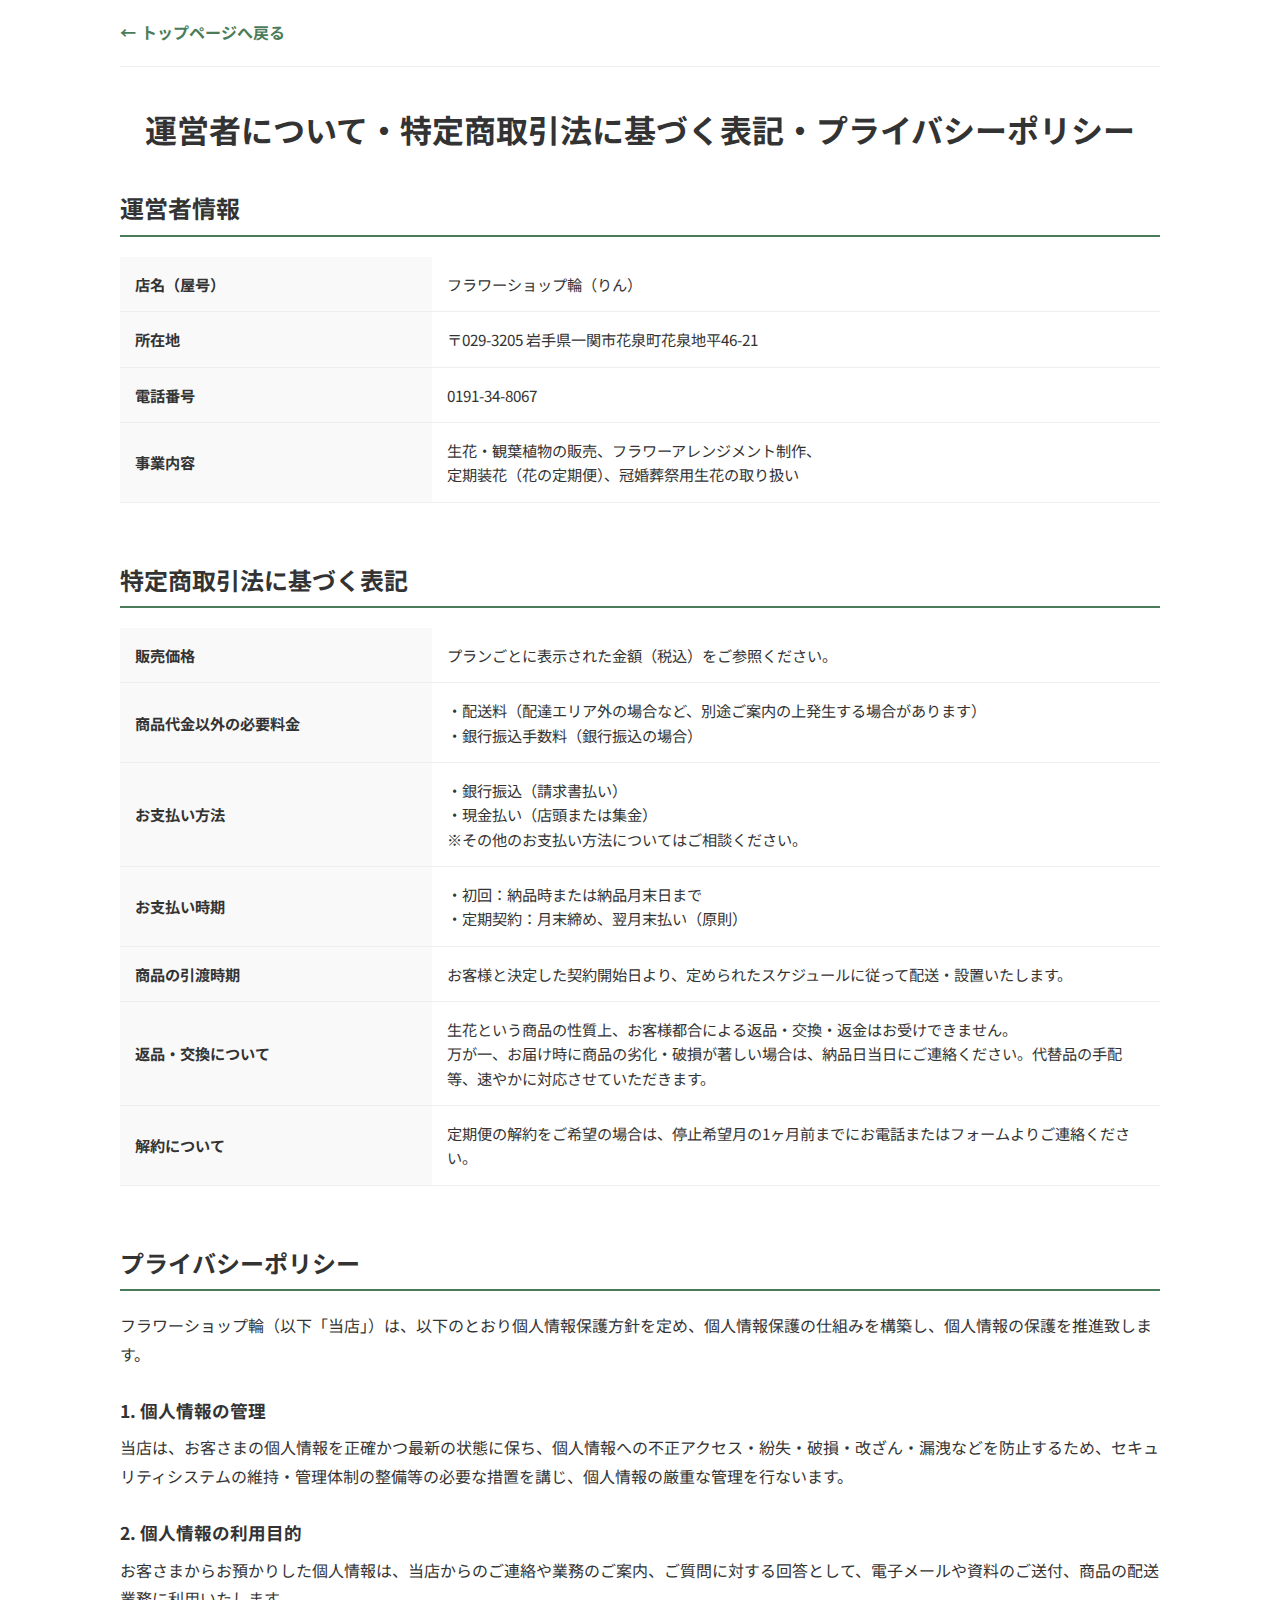
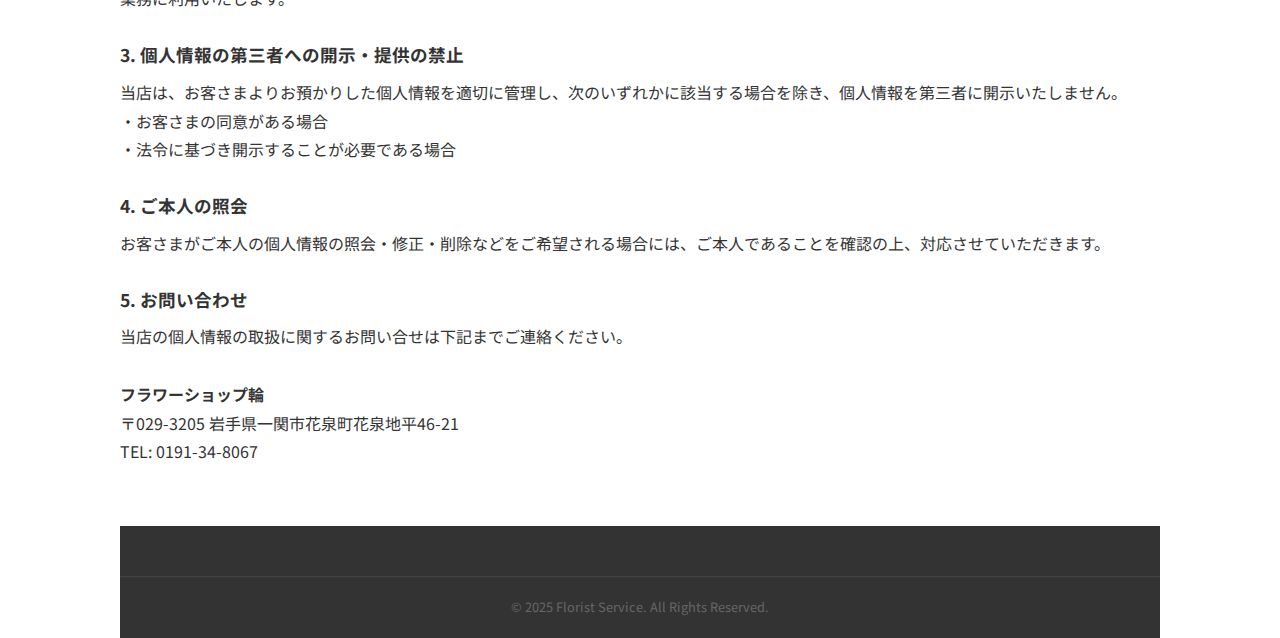
<file: legal.html>
<!DOCTYPE html>
<html lang="ja">

<head>
    <meta charset="UTF-8">
    <meta name="viewport" content="width=device-width, initial-scale=1.0">
    <title>運営者について・特定商取引法に基づく表記・プライバシーポリシー｜お花の定期便（フラワーショップ輪）</title>
    <!-- Fonts -->
    <link rel="preconnect" href="https://fonts.googleapis.com">
    <link rel="preconnect" href="https://fonts.gstatic.com" crossorigin>
    <link
        href="https://fonts.googleapis.com/css2?family=Noto+Sans+JP:wght@400;500;700&family=Shippori+Mincho:wght@500;700&display=swap"
        rel="stylesheet">
    <!-- CSS -->
    <link rel="stylesheet" href="style.css">
    <style>
        /* Legal Page Specific Styles */
        .legal-header {
            padding: 20px 0;
            border-bottom: 1px solid #eee;
            margin-bottom: 40px;
        }

        .legal-header a {
            font-weight: bold;
            color: var(--color-primary);
            display: inline-flex;
            align-items: center;
        }

        .legal-header a::before {
            content: "←";
            margin-right: 5px;
        }

        .legal-section {
            margin-bottom: 60px;
        }

        .legal-section h2 {
            font-size: 1.5rem;
            border-bottom: 2px solid var(--color-primary);
            padding-bottom: 10px;
            margin-bottom: 20px;
        }

        .legal-table {
            width: 100%;
            border-collapse: collapse;
            font-size: 0.95rem;
        }

        .legal-table th,
        .legal-table td {
            padding: 15px;
            border-bottom: 1px solid #eee;
            text-align: left;
        }

        .legal-table th {
            width: 30%;
            background: #f9f9f9;
            font-weight: bold;
            color: var(--color-text);
        }

        @media (max-width: 600px) {

            .legal-table th,
            .legal-table td {
                display: block;
                width: 100%;
            }

            .legal-table th {
                background: none;
                padding-bottom: 5px;
                color: var(--color-primary);
            }

            .legal-table td {
                padding-top: 0;
                padding-bottom: 20px;
            }
        }

        .policy-text p {
            margin-bottom: 1.5em;
            line-height: 1.8;
        }

        .policy-text h3 {
            font-size: 1.1rem;
            margin-bottom: 10px;
            margin-top: 30px;
        }
    </style>
</head>

<body>

    <div class="container">
        <header class="legal-header">
            <a href="index.html">トップページへ戻る</a>
        </header>

        <main>
            <h1 style="margin-bottom: 40px; text-align: center;">運営者について・特定商取引法に基づく表記・プライバシーポリシー</h1>

            <!-- 1. 運営者情報 -->
            <section id="operator" class="legal-section">
                <h2>運営者情報</h2>
                <table class="legal-table">
                    <tr>
                        <th>店名（屋号）</th>
                        <td>フラワーショップ輪（りん）</td>
                    </tr>
                    <tr>
                        <th>所在地</th>
                        <td>〒029-3205 岩手県一関市花泉町花泉地平46-21</td>
                    </tr>
                    <tr>
                        <th>電話番号</th>
                        <td>0191-34-8067</td>
                    </tr>
                    <tr>
                        <th>事業内容</th>
                        <td>
                            生花・観葉植物の販売、フラワーアレンジメント制作、<br>
                            定期装花（花の定期便）、冠婚葬祭用生花の取り扱い
                        </td>
                    </tr>
                </table>
            </section>

            <!-- 2. 特定商取引法に基づく表記 -->
            <section id="law" class="legal-section">
                <h2>特定商取引法に基づく表記</h2>
                <table class="legal-table">
                    <tr>
                        <th>販売価格</th>
                        <td>プランごとに表示された金額（税込）をご参照ください。</td>
                    </tr>
                    <tr>
                        <th>商品代金以外の必要料金</th>
                        <td>
                            ・配送料（配達エリア外の場合など、別途ご案内の上発生する場合があります）<br>
                            ・銀行振込手数料（銀行振込の場合）
                        </td>
                    </tr>
                    <tr>
                        <th>お支払い方法</th>
                        <td>
                            ・銀行振込（請求書払い）<br>
                            ・現金払い（店頭または集金）<br>
                            ※その他のお支払い方法についてはご相談ください。
                        </td>
                    </tr>
                    <tr>
                        <th>お支払い時期</th>
                        <td>
                            ・初回：納品時または納品月末日まで<br>
                            ・定期契約：月末締め、翌月末払い（原則）
                        </td>
                    </tr>
                    <tr>
                        <th>商品の引渡時期</th>
                        <td>
                            お客様と決定した契約開始日より、定められたスケジュールに従って配送・設置いたします。
                        </td>
                    </tr>
                    <tr>
                        <th>返品・交換について</th>
                        <td>
                            生花という商品の性質上、お客様都合による返品・交換・返金はお受けできません。<br>
                            万が一、お届け時に商品の劣化・破損が著しい場合は、納品日当日にご連絡ください。代替品の手配等、速やかに対応させていただきます。
                        </td>
                    </tr>
                    <tr>
                        <th>解約について</th>
                        <td>
                            定期便の解約をご希望の場合は、停止希望月の1ヶ月前までにお電話またはフォームよりご連絡ください。
                        </td>
                    </tr>
                </table>
            </section>

            <!-- 3. プライバシーポリシー -->
            <section id="privacy" class="legal-section">
                <h2>プライバシーポリシー</h2>
                <div class="policy-text">
                    <p>
                        フラワーショップ輪（以下「当店」）は、以下のとおり個人情報保護方針を定め、個人情報保護の仕組みを構築し、個人情報の保護を推進致します。
                    </p>

                    <h3>1. 個人情報の管理</h3>
                    <p>
                        当店は、お客さまの個人情報を正確かつ最新の状態に保ち、個人情報への不正アクセス・紛失・破損・改ざん・漏洩などを防止するため、セキュリティシステムの維持・管理体制の整備等の必要な措置を講じ、個人情報の厳重な管理を行ないます。
                    </p>

                    <h3>2. 個人情報の利用目的</h3>
                    <p>
                        お客さまからお預かりした個人情報は、当店からのご連絡や業務のご案内、ご質問に対する回答として、電子メールや資料のご送付、商品の配送業務に利用いたします。
                    </p>

                    <h3>3. 個人情報の第三者への開示・提供の禁止</h3>
                    <p>
                        当店は、お客さまよりお預かりした個人情報を適切に管理し、次のいずれかに該当する場合を除き、個人情報を第三者に開示いたしません。<br>
                        ・お客さまの同意がある場合<br>
                        ・法令に基づき開示することが必要である場合
                    </p>

                    <h3>4. ご本人の照会</h3>
                    <p>
                        お客さまがご本人の個人情報の照会・修正・削除などをご希望される場合には、ご本人であることを確認の上、対応させていただきます。
                    </p>

                    <h3>5. お問い合わせ</h3>
                    <p>
                        当店の個人情報の取扱に関するお問い合せは下記までご連絡ください。<br><br>
                        <strong>フラワーショップ輪</strong><br>
                        〒029-3205 岩手県一関市花泉町花泉地平46-21<br>
                        TEL: 0191-34-8067
                    </p>
                </div>
            </section>

        </main>

        <footer class="footer" style="margin-top: 50px;">
            <div class="inner text-center">
                <p class="footer__copy text-center" style="color: #666; font-size: 0.8rem;">
                    &copy; 2025 Florist Service. All Rights Reserved.
                </p>
            </div>
        </footer>
    </div>

</body>

</html>
</file>
<file: style.css>
@charset "UTF-8";

/* =========================================
   Variables
   ========================================= */
:root {
    --color-primary: #4A7C59;       /* 落ち着いた緑 */
    --color-primary-dark: #2E5C3B;
    --color-accent: #E07A5F;        /* アクセント・CTA（温かみのある赤〜オレンジ） */
    --color-accent-hover: #C55E42;
    --color-text: #333333;
    --color-text-light: #666666;
    --color-bg-body: #FFFFFF;
    --color-bg-gray: #F7F9F7;       /* 薄い緑がかったグレー */
    --color-bg-sage: #6D9775;       /* セクション背景用 */
    --color-white: #FFFFFF;
    
    --font-base: "Noto Sans JP", sans-serif;
    --font-heading: "Noto Sans JP", sans-serif; /* 必要に応じてShippori Minchoなど */
    
    --width-container: 1080px;
    --gutter: 20px;
    
    --header-height: 70px;
    --header-height-sp: 60px;
}

/* =========================================
   Reset & Base
   ========================================= */
*, *::before, *::after {
    box-sizing: border-box;
    margin: 0;
    padding: 0;
}

body {
    font-family: var(--font-base);
    color: var(--color-text);
    background-color: var(--color-bg-body);
    line-height: 1.6;
    font-size: 16px;
    -webkit-font-smoothing: antialiased;
}

a {
    text-decoration: none;
    color: inherit;
    transition: opacity 0.3s;
}

a:hover {
    opacity: 0.8;
}

ul, ol {
    list-style: none;
}

img {
    max-width: 100%;
    height: auto;
    vertical-align: bottom;
}

h1, h2, h3, h4 {
    font-family: var(--font-heading);
    line-height: 1.4;
    font-weight: 700;
}

/* Utilities */
.container {
    max-width: var(--width-container);
    margin: 0 auto;
    padding: 0 var(--gutter);
}

.section {
    padding: 80px 0;
}

.section--bg-gray {
    background-color: var(--color-bg-gray);
}

.section--bg-sage {
    background-color: var(--color-bg-sage);
}

.text-center { text-align: center; }
.text-white { color: var(--color-white); }
.text-accent { color: var(--color-accent); font-weight: bold; }

.u-sp-only { display: none; }

@media (max-width: 768px) {
    .section { padding: 60px 0; }
    .u-sp-only { display: inline; }
}

/* =========================================
   Components
   ========================================= */
/* Buttons */
.btn {
    display: inline-flex;
    justify-content: center;
    align-items: center;
    padding: 16px 32px;
    border-radius: 50px;
    font-weight: 700;
    text-align: center;
    cursor: pointer;
    transition: all 0.3s ease;
    box-shadow: 0 4px 10px rgba(0,0,0,0.1);
}

.btn--primary {
    background-color: var(--color-accent);
    color: var(--color-white);
    font-size: 1.125rem;
}

.btn--primary:hover {
    background-color: var(--color-accent-hover);
    transform: translateY(-2px);
    box-shadow: 0 6px 15px rgba(0,0,0,0.15);
}

.btn--block {
    width: 100%;
}

.btn--hero {
    flex-direction: column;
    padding: 20px 40px;
    line-height: 1.2;
}

.btn__sub {
    font-size: 0.8rem;
    font-weight: 400;
    margin-top: 4px;
    opacity: 0.9;
}

/* Badge */
.badge-req {
    background: #E53935;
    color: #fff;
    font-size: 0.75rem;
    padding: 2px 6px;
    border-radius: 4px;
    margin-left: 8px;
    vertical-align: middle;
}

.badge-any {
    background: #999;
    color: #fff;
    font-size: 0.75rem;
    padding: 2px 6px;
    border-radius: 4px;
    margin-left: 8px;
    vertical-align: middle;
}

/* Section Title */
.section__header {
    text-align: center;
    margin-bottom: 50px;
}

.section__title {
    font-size: 2rem;
    margin-bottom: 16px;
    position: relative;
    display: inline-block;
}

.section__lead {
    font-size: 1rem;
    color: var(--color-text-light);
}

@media (max-width: 768px) {
    .section__title { font-size: 1.5rem; }
}

/* =========================================
   Header
   ========================================= */
.header {
    position: fixed;
    top: 0;
    left: 0;
    width: 100%;
    height: var(--header-height);
    background-color: rgba(255, 255, 255, 0.95);
    box-shadow: 0 2px 10px rgba(0,0,0,0.05);
    z-index: 1000;
    transition: transform 0.3s;
}

.header__inner {
    max-width: 1200px;
    margin: 0 auto;
    height: 100%;
    display: flex;
    justify-content: space-between;
    align-items: center;
    padding: 0 20px;
}

.header__logo {
    display: flex;
    flex-direction: column;
    line-height: 1;
}

.header__logo-sub {
    font-size: 0.7rem;
    color: var(--color-primary);
    font-weight: 500;
    margin-bottom: 2px;
}

.header__logo-main {
    font-size: 1.25rem;
    color: var(--color-text);
    font-weight: bold;
}

.header__nav {
    display: flex;
    align-items: center;
}

.header__list {
    display: flex;
    gap: 30px;
    margin-right: 30px;
}

.header__item a {
    font-size: 0.95rem;
    font-weight: 500;
    color: var(--color-text);
}

.header__cta-group {
    display: flex;
    gap: 15px;
    align-items: center;
}

.header__cta--tel {
    font-weight: bold;
    font-size: 1.1rem;
    display: flex;
    align-items: center;
    gap: 5px;
}

.header__cta--mail {
    background-color: var(--color-primary);
    color: #fff;
    padding: 10px 20px;
    border-radius: 4px;
    font-size: 0.9rem;
    font-weight: bold;
}

.header__cta--mail:hover {
    background-color: var(--color-primary-dark);
    color: #fff;
    opacity: 1;
}

/* Hamburger */
.header__hamburger {
    display: none;
    background: none;
    border: none;
    cursor: pointer;
    width: 30px;
    height: 24px;
    position: relative;
    z-index: 1100;
}

.header__hamburger span {
    display: block;
    width: 100%;
    height: 2px;
    background-color: var(--color-text);
    position: absolute;
    transition: 0.3s;
}

.header__hamburger span:nth-child(1) { top: 0; }
.header__hamburger span:nth-child(2) { top: 50%; transform: translateY(-50%); }
.header__hamburger span:nth-child(3) { bottom: 0; }

.header__hamburger.active span:nth-child(1) { top: 50%; transform: rotate(45deg); }
.header__hamburger.active span:nth-child(2) { opacity: 0; }
.header__hamburger.active span:nth-child(3) { top: 50%; transform: rotate(-45deg); }

/* Mobile Menu */
.header__mobile-menu {
    position: fixed;
    top: 0;
    left: 0;
    width: 100%;
    height: 100vh;
    background: rgba(255,255,255,0.98);
    display: flex;
    justify-content: center;
    align-items: center;
    opacity: 0;
    pointer-events: none;
    transition: 0.3s;
    z-index: 1050;
}

.header__mobile-menu.active {
    opacity: 1;
    pointer-events: auto;
}

.header__mobile-list {
    text-align: center;
}

.header__mobile-item {
    margin: 20px 0;
}

.header__mobile-item a {
    font-size: 1.2rem;
    font-weight: bold;
}

.header__mobile-cta-btn {
    display: inline-block;
    background: var(--color-accent);
    color: #fff !important;
    padding: 12px 40px;
    border-radius: 30px;
    margin-top: 10px;
}

@media (max-width: 900px) {
    .header__nav { display: none; }
    .header__hamburger { display: block; }
    .header { height: var(--header-height-sp); }
}

/* =========================================
   Hero
   ========================================= */
.hero {
    position: relative;
    width: 100%;
    height: 80vh;
    min-height: 500px;
    max-height: 700px;
    display: flex;
    align-items: center;
    justify-content: center;
    margin-top: var(--header-height);
    overflow: hidden;
}

.hero__bg {
    position: absolute;
    top: 0;
    left: 0;
    width: 100%;
    height: 100%;
    z-index: -1;
}

.hero__bg::after {
    content: "";
    position: absolute;
    inset: 0;
    background: linear-gradient(rgba(255,255,255,0.7), rgba(255,255,255,0.4));
}

.hero__bg img {
    width: 100%;
    height: 100%;
    object-fit: cover;
}

.hero__content {
    text-align: center;
    padding: 20px;
    max-width: 800px;
    z-index: 1;
}

.hero__tag {
    display: inline-block;
    background: rgba(74, 124, 89, 0.1);
    color: var(--color-primary-dark);
    padding: 6px 16px;
    border-radius: 20px;
    font-weight: bold;
    font-size: 0.9rem;
    margin-bottom: 20px;
    border: 1px solid var(--color-primary);
}

.hero__title {
    font-size: 2.8rem;
    margin-bottom: 20px;
    line-height: 1.3;
    letter-spacing: 0.05em;
    color: var(--color-text);
}

.hero__desc {
    font-size: 1.2rem;
    margin-bottom: 30px;
    font-weight: 500;
}

@media (max-width: 768px) {
    .hero__title { font-size: 1.8rem; }
    .hero__desc { font-size: 1rem; }
    .hero { height: auto; padding: 60px 0; max-height: none; }
}

/* =========================================
   Concerns
   ========================================= */
.concern-list {
    display: grid;
    grid-template-columns: repeat(auto-fit, minmax(240px, 1fr));
    gap: 20px;
    margin-bottom: 40px;
}

.concern-item {
    background: #fff;
    padding: 25px;
    border-radius: 10px;
    box-shadow: 0 4px 12px rgba(0,0,0,0.05);
    text-align: center;
}

.concern-item__icon {
    font-size: 2rem;
    margin-bottom: 10px;
    color: var(--color-text-light);
}

.concern-item__text {
    font-size: 1rem;
    line-height: 1.5;
}

.concern-item__text strong {
    color: var(--color-accent);
    background: linear-gradient(transparent 60%, rgba(224, 122, 95, 0.2) 60%);
}

.concern-arrow {
    text-align: center;
    margin-top: 30px;
}

.concern-arrow p {
    display: inline-block;
    background: var(--color-primary);
    color: #fff;
    padding: 10px 30px;
    border-radius: 30px;
    font-weight: bold;
    position: relative;
}

.concern-arrow p::after {
    content: "▼";
    position: absolute;
    bottom: -15px;
    left: 50%;
    transform: translateX(-50%);
    color: var(--color-primary);
    font-size: 1.2rem;
}

/* =========================================
   Features
   ========================================= */
.features {
    display: grid;
    grid-template-columns: repeat(3, 1fr);
    gap: 30px;
}

.feature-card {
    background: #fff;
    border-radius: 8px;
    overflow: hidden;
    box-shadow: 0 4px 15px rgba(0,0,0,0.05);
    transition: transform 0.3s;
}

.feature-card:hover {
    transform: translateY(-5px);
}

.feature-card__img {
    height: 200px;
    overflow: hidden;
}

.feature-card__img img {
    width: 100%;
    height: 100%;
    object-fit: cover;
    transition: transform 0.5s;
}

.feature-card:hover .feature-card__img img {
    transform: scale(1.05);
}

.feature-card__body {
    padding: 24px;
}

.feature-card__title {
    font-size: 1.25rem;
    margin-bottom: 12px;
    color: var(--color-primary);
    border-bottom: 2px solid #eee;
    padding-bottom: 8px;
}

.feature-card__text {
    font-size: 0.95rem;
    color: var(--color-text-light);
}

@media (max-width: 900px) {
    .features { grid-template-columns: repeat(auto-fit, minmax(280px, 1fr)); }
}

/* =========================================
   Use Cases
   ========================================= */
.usecase-grid {
    display: grid;
    grid-template-columns: repeat(3, 1fr);
    gap: 30px;
}

.usecase-card {
    background: rgba(255, 255, 255, 0.95);
    padding: 30px;
    border-radius: 8px;
}

.usecase-card__title {
    font-size: 1.3rem;
    margin-bottom: 20px;
    color: var(--color-primary-dark);
    text-align: center;
}

.usecase-card__list li {
    position: relative;
    padding-left: 1.5em;
    margin-bottom: 10px;
    font-size: 0.95rem;
}

.usecase-card__list li::before {
    content: "✔️";
    position: absolute;
    left: 0;
    color: var(--color-primary);
}

@media (max-width: 900px) {
    .usecase-grid { grid-template-columns: 1fr; }
}

/* =========================================
   Plans
   ========================================= */
.plans {
    display: flex;
    justify-content: center;
    gap: 20px;
    flex-wrap: wrap;
    align-items: flex-end; /* 下揃え */
    margin-bottom: 50px;
}

.plan-card {
    flex: 1;
    min-width: 280px;
    max-width: 350px;
    background: #fff;
    border: 1px solid #ddd;
    border-radius: 10px;
    padding: 30px 20px;
    text-align: center;
    position: relative;
    transition: 0.3s;
}

.plan-card--featured {
    border: 2px solid var(--color-primary);
    transform: scale(1.05);
    box-shadow: 0 10px 30px rgba(74, 124, 89, 0.15);
    z-index: 10;
    padding: 40px 20px; /* 少し縦長に */
}

@media (max-width: 900px) {
    .plan-card--featured { transform: none; box-shadow: 0 4px 10px rgba(0,0,0,0.1); padding: 30px 20px; }
    .plans { flex-direction: column; align-items: center; }
    .plan-card { width: 100%; max-width: 400px; }
}

.plan-card__badge {
    position: absolute;
    top: -15px;
    left: 50%;
    transform: translateX(-50%);
    background: var(--color-accent);
    color: #fff;
    padding: 5px 20px;
    border-radius: 20px;
    font-weight: bold;
    font-size: 0.9rem;
    box-shadow: 0 2px 5px rgba(0,0,0,0.2);
}

.plan-card__header h3 {
    font-size: 1.4rem;
    margin-bottom: 5px;
    color: var(--color-primary);
}

.plan-card__freq {
    font-size: 0.9rem;
    color: #888;
    margin-bottom: 15px;
}

.plan-card__price {
    margin: 20px 0;
    border-top: 1px solid #eee;
    border-bottom: 1px solid #eee;
    padding: 15px 0;
}

.plan-card__price-label { font-size: 0.9rem; margin-right: 5px; }
.plan-card__price-val { font-size: 2.2rem; font-weight: bold; color: var(--color-text); }
.plan-card__price-unit { font-size: 1rem; }

.plan-card__note {
    font-size: 0.8rem;
    color: #888;
    margin-bottom: 10px;
}

.check-list {
    text-align: left;
    margin-top: 15px;
}

.check-list li {
    padding-left: 20px;
    margin-bottom: 8px;
    position: relative;
    font-size: 0.95rem;
}

.check-list li::before {
    content: "●";
    color: var(--color-primary);
    font-size: 10px;
    position: absolute;
    left: 0;
    top: 6px;
}

/* Price Note */
.price-note {
    max-width: 800px;
    margin: 0 auto 50px auto;
    background: #fff;
    border-radius: 10px;
    padding: 30px;
    border: 1px dashed var(--color-primary);
}

.price-note__title {
    text-align: center;
    margin-bottom: 20px;
    font-size: 1.2rem;
}

.price-note__box {
    text-align: center;
}

.price-dl dt {
    font-weight: bold;
    margin-bottom: 5px;
}
.price-dl dd {
    font-size: 1.5rem;
    color: var(--color-accent);
    margin-bottom: 15px;
}
.u-text-sm { font-size: 0.9rem; color: #666; font-weight: normal; }

/* Service Detail Flex */
.service-details__cols {
    display: flex;
    gap: 30px;
    max-width: 900px;
    margin: 0 auto;
}

.service-detail-item {
    flex: 1;
    background: #fff;
    padding: 25px;
    border-radius: 8px;
    box-shadow: 0 3px 10px rgba(0,0,0,0.05);
}

.service-detail-item h4 {
    border-left: 4px solid var(--color-primary);
    padding-left: 10px;
    margin-bottom: 15px;
    font-size: 1.1rem;
}

/* Simulation Box */
.sim-box {
    background: #f9f9f9;
    padding: 15px;
    border-radius: 5px;
}
.sim-title {
    font-weight: bold;
    border-bottom: 1px solid #ddd;
    padding-bottom: 5px;
    margin-bottom: 10px;
}
.sim-list li {
    font-size: 0.9rem;
    margin-bottom: 5px;
}
.sim-total {
    margin-top: 10px;
    font-weight: bold;
    color: var(--color-primary-dark);
    text-align: right;
    border-top: 1px solid #ddd;
    padding-top: 10px;
}

/* Options */
.option-list li {
    position: relative;
    padding-left: 20px;
    margin-bottom: 8px;
    font-size: 0.95rem;
}
.option-list li::before {
    content: "★";
    color: #FFC107;
    position: absolute;
    left: 0;
    top: 2px;
}

@media (max-width: 768px) {
    .service-details__cols { flex-direction: column; }
}

/* =========================================
   Flow
   ========================================= */
.flow-steps {
    max-width: 700px;
    margin: 0 auto;
}

.flow-step {
    display: flex;
    margin-bottom: 30px;
    position: relative;
}

.flow-step:last-child { margin-bottom: 0; }

/* Connecting line (not valid for last child) */
.flow-step:not(:last-child)::after {
    content: "";
    position: absolute;
    left: 20px;
    top: 50px;
    bottom: -15px; /* Gap to next */
    width: 2px;
    background: #ddd;
}

.flow-step__num {
    width: 42px;
    height: 42px;
    background: var(--color-primary);
    color: #fff;
    border-radius: 50%;
    display: flex;
    justify-content: center;
    align-items: center;
    font-weight: bold;
    font-size: 1.1rem;
    flex-shrink: 0;
    margin-right: 20px;
    z-index: 1; /* Above line */
}

.flow-step__body h3 {
    font-size: 1.2rem;
    margin-bottom: 5px;
}

.flow-step__body p {
    font-size: 0.95rem;
    color: #555;
}

/* =========================================
   FAQ
   ========================================= */
.faq-list {
    max-width: 800px;
    margin: 0 auto;
}

.faq-item {
    background: #fff;
    border-radius: 8px;
    margin-bottom: 15px;
    padding: 20px 25px;
    box-shadow: 0 2px 5px rgba(0,0,0,0.05);
}

.faq-item__q {
    font-weight: bold;
    font-size: 1.1rem;
    margin-bottom: 10px;
    color: var(--color-primary-dark);
}

.faq-item__q::before {
    content: "Q.";
    margin-right: 8px;
    color: var(--color-accent);
}

.faq-item__a {
    font-size: 0.95rem;
    margin-left: 28px; /* Indent to align with text */
    line-height: 1.6;
}

@media (max-width: 600px) {
    .faq-item__a { margin-left: 0; }
}

/* =========================================
   CTA Section
   ========================================= */
.section--cta {
    background: linear-gradient(135deg, #fdfbf7 0%, #fff 100%);
    padding-bottom: 100px; /* Space for sticky footer on SP */
}

.cta-box {
    text-align: center;
    max-width: 800px;
    margin: 0 auto;
}

.cta-box__title {
    font-size: 2rem;
    margin-bottom: 15px;
}

.cta-box__desc {
    margin-bottom: 40px;
    font-size: 1rem;
}

.cta-box__actions {
    margin-bottom: 50px;
}

.cta-box__tel {
    background: #fff;
    padding: 20px;
    border-radius: 10px;
    box-shadow: 0 4px 15px rgba(0,0,0,0.05);
    display: inline-block;
    min-width: 300px;
}

.cta-tel-label {
    font-size: 0.9rem;
    color: #666;
    margin-bottom: 5px;
}

.cta-tel-link {
    display: block;
    font-size: 2.2rem;
    font-weight: bold;
    color: var(--color-text);
    line-height: 1.2;
}

.cta-tel-time {
    font-size: 0.8rem;
    color: #888;
    margin-top: 5px;
}

/* Form */
.form-wrapper {
    background: #fff;
    padding: 40px;
    border-radius: 15px;
    box-shadow: 0 10px 30px rgba(0,0,0,0.05);
    text-align: left;
    border-top: 5px solid var(--color-primary);
}

.form-wrapper h3 {
    text-align: center;
    margin-bottom: 30px;
    font-size: 1.4rem;
}

.form-group {
    margin-bottom: 20px;
}

.form-group label {
    display: block;
    font-weight: bold;
    margin-bottom: 8px;
    font-size: 0.95rem;
}
.form-group input,
.form-group select,
.form-group textarea {
    width: 100%;
    padding: 12px;
    border: 1px solid #ddd;
    border-radius: 6px;
    font-family: inherit;
    font-size: 1rem;
    background: #fafafa;
}

.form-group input:focus,
.form-group select:focus,
.form-group textarea:focus {
    outline: none;
    border-color: var(--color-primary);
    background: #fff;
}

.form-submit {
    margin-top: 30px;
    text-align: center;
}

@media(max-width: 600px) {
    .form-wrapper { padding: 25px; }
    .cta-box__title { font-size: 1.6rem; }
}

/* =========================================
   Footer & Sticky
   ========================================= */
.sticky-footer {
    position: fixed;
    bottom: 0;
    left: 0;
    width: 100%;
    display: flex;
    z-index: 900;
    box-shadow: 0 -2px 10px rgba(0,0,0,0.1);
}

@media (min-width: 769px) {
    .sticky-footer { display: none; }
}

.sticky-footer__btn {
    flex: 1;
    display: flex;
    justify-content: center;
    align-items: center;
    padding: 15px 0;
    color: #fff;
    font-weight: bold;
    font-size: 1rem;
}

.sticky-footer__btn--tel {
    background: #fff;
    color: var(--color-text);
    border-top: 1px solid #ddd;
}
.sticky-footer__btn--mail {
    background: var(--color-accent);
}

.back-to-top {
    position: fixed;
    bottom: 80px; /* Above sticky footer on mobile */
    right: 20px;
    width: 50px;
    height: 50px;
    background: var(--color-primary);
    color: #fff;
    border: none;
    border-radius: 50%;
    font-size: 1.5rem;
    cursor: pointer;
    box-shadow: 0 4px 10px rgba(0,0,0,0.2);
    z-index: 800;
    opacity: 0;
    transition: opacity 0.3s;
    pointer-events: none;
}

@media (min-width: 769px) {
    .back-to-top { bottom: 40px; }
}

.back-to-top.show {
    opacity: 1;
    pointer-events: auto;
}

.footer {
    background: #333;
    color: #fff;
    padding: 50px 0 20px 0;
    margin-bottom: 50px; /* for sticky footer space */
}
@media(min-width: 769px) {
    .footer { margin-bottom: 0; }
}
.footer__inner {
    display: flex;
    justify-content: space-between;
    flex-wrap: wrap;
    gap: 30px;
    margin-bottom: 30px;
}
.footer__info h3 { font-size: 1.2rem; margin-bottom: 15px; }
.footer__info p { font-size: 0.9rem; line-height: 1.8; color: #ccc; }
.footer__links ul { display: flex; gap: 20px; }
.footer__links a { color: #ccc; font-size: 0.9rem; }
.footer__copy { text-align: center; border-top: 1px solid #444; padding-top: 20px; font-size: 0.8rem; color: #777; }

/* =========================================
   Shop Intro
   ========================================= */
.shop-intro {
    display: flex;
    gap: 40px;
    max-width: 900px;
    margin: 0 auto;
    align-items: flex-start;
}

.shop-intro__img {
    flex-shrink: 0;
    width: 280px;
    border-radius: 10px;
    overflow: hidden;
    box-shadow: 0 4px 15px rgba(0,0,0,0.1);
}

.shop-intro__img img {
    width: 100%;
    height: 200px;
    object-fit: cover;
}

.shop-intro__body {
    flex: 1;
}

.shop-intro__name {
    font-size: 1.5rem;
    color: var(--color-primary-dark);
    margin-bottom: 8px;
}

.shop-intro__concept {
    font-size: 1.1rem;
    color: var(--color-accent);
    font-weight: 500;
    margin-bottom: 16px;
    font-style: italic;
}

.shop-intro__text {
    font-size: 0.95rem;
    color: var(--color-text-light);
    margin-bottom: 12px;
    line-height: 1.7;
}

.shop-intro__info {
    margin-top: 20px;
    background: #fff;
    padding: 20px;
    border-radius: 8px;
    box-shadow: 0 2px 8px rgba(0,0,0,0.05);
}

.shop-intro__info dt {
    font-weight: bold;
    font-size: 0.85rem;
    color: var(--color-primary);
    margin-bottom: 4px;
}

.shop-intro__info dd {
    font-size: 0.95rem;
    margin-bottom: 12px;
    padding-bottom: 12px;
    border-bottom: 1px solid #eee;
}

.shop-intro__info dd:last-child {
    margin-bottom: 0;
    padding-bottom: 0;
    border-bottom: none;
}

@media (max-width: 768px) {
    .shop-intro {
        flex-direction: column;
        align-items: center;
    }
    .shop-intro__img {
        width: 100%;
        max-width: 350px;
    }
    .shop-intro__text br {
        display: none;
    }
}
</file>
